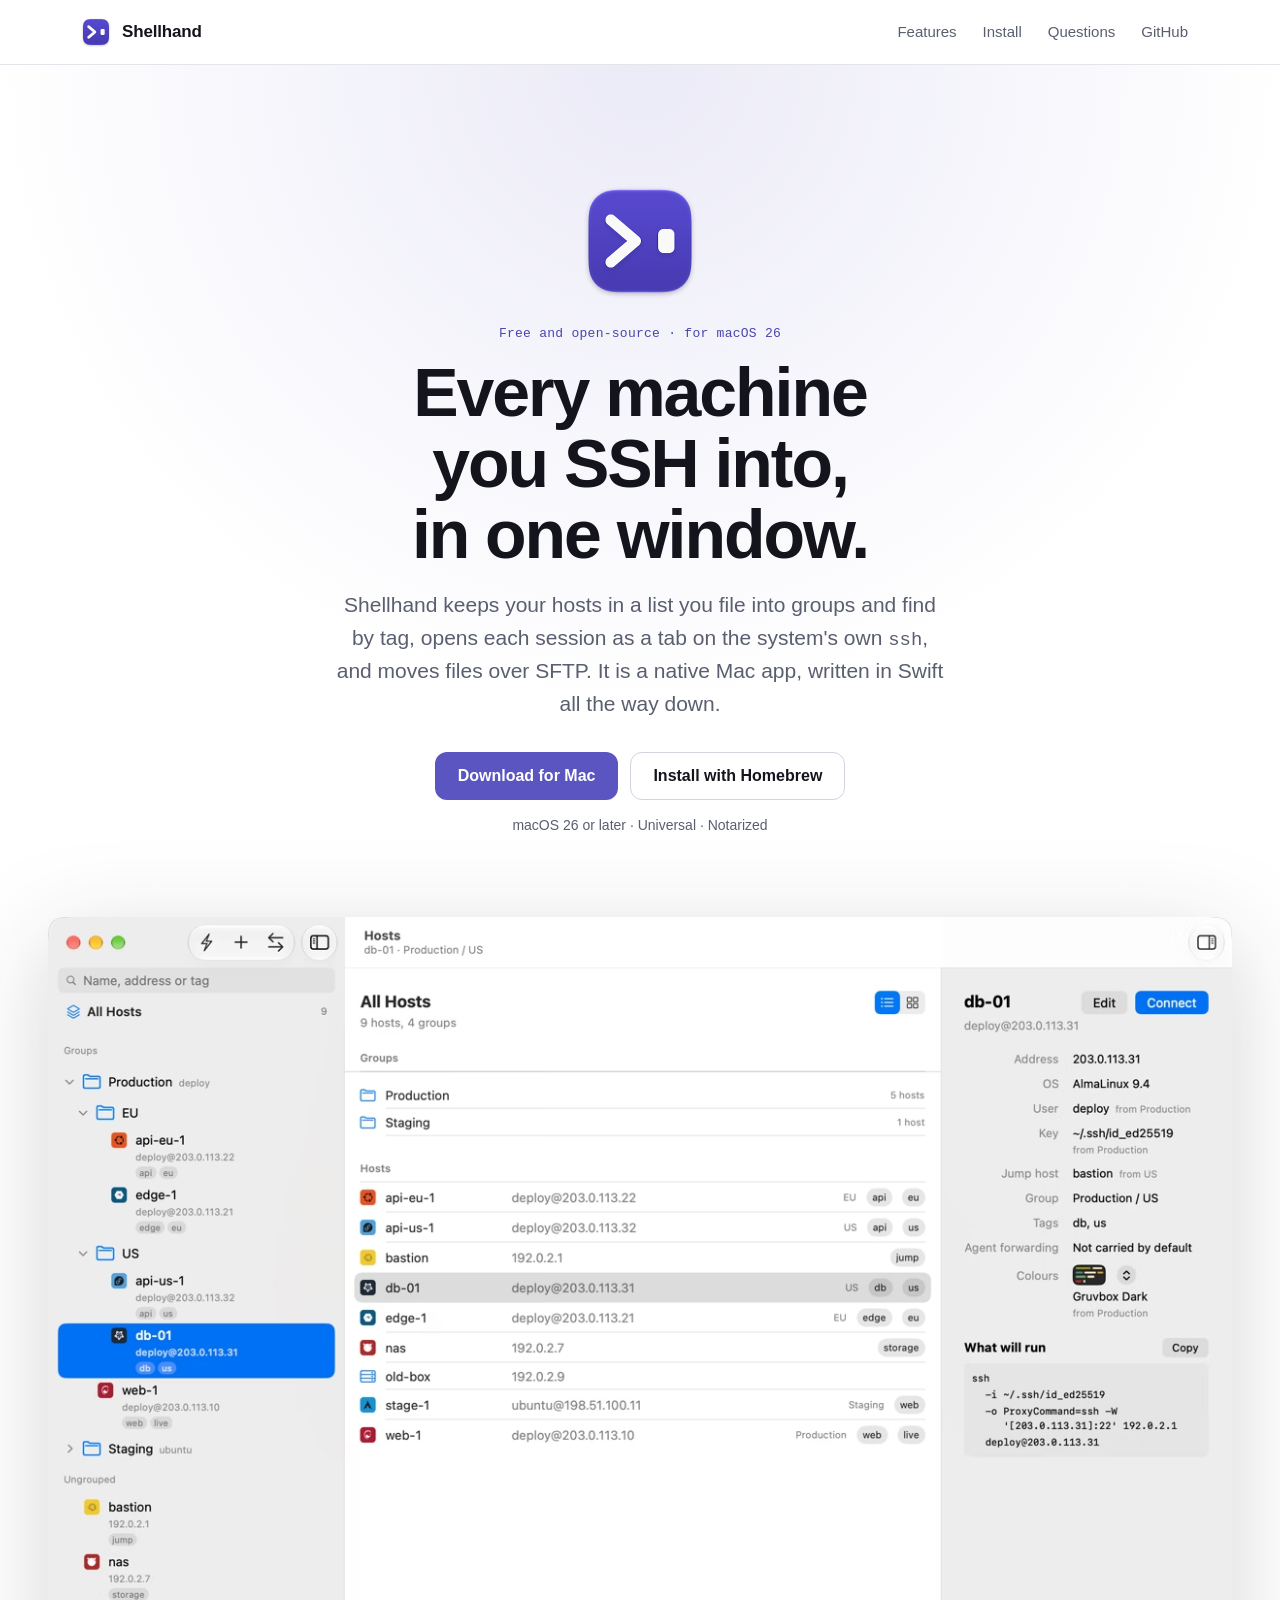
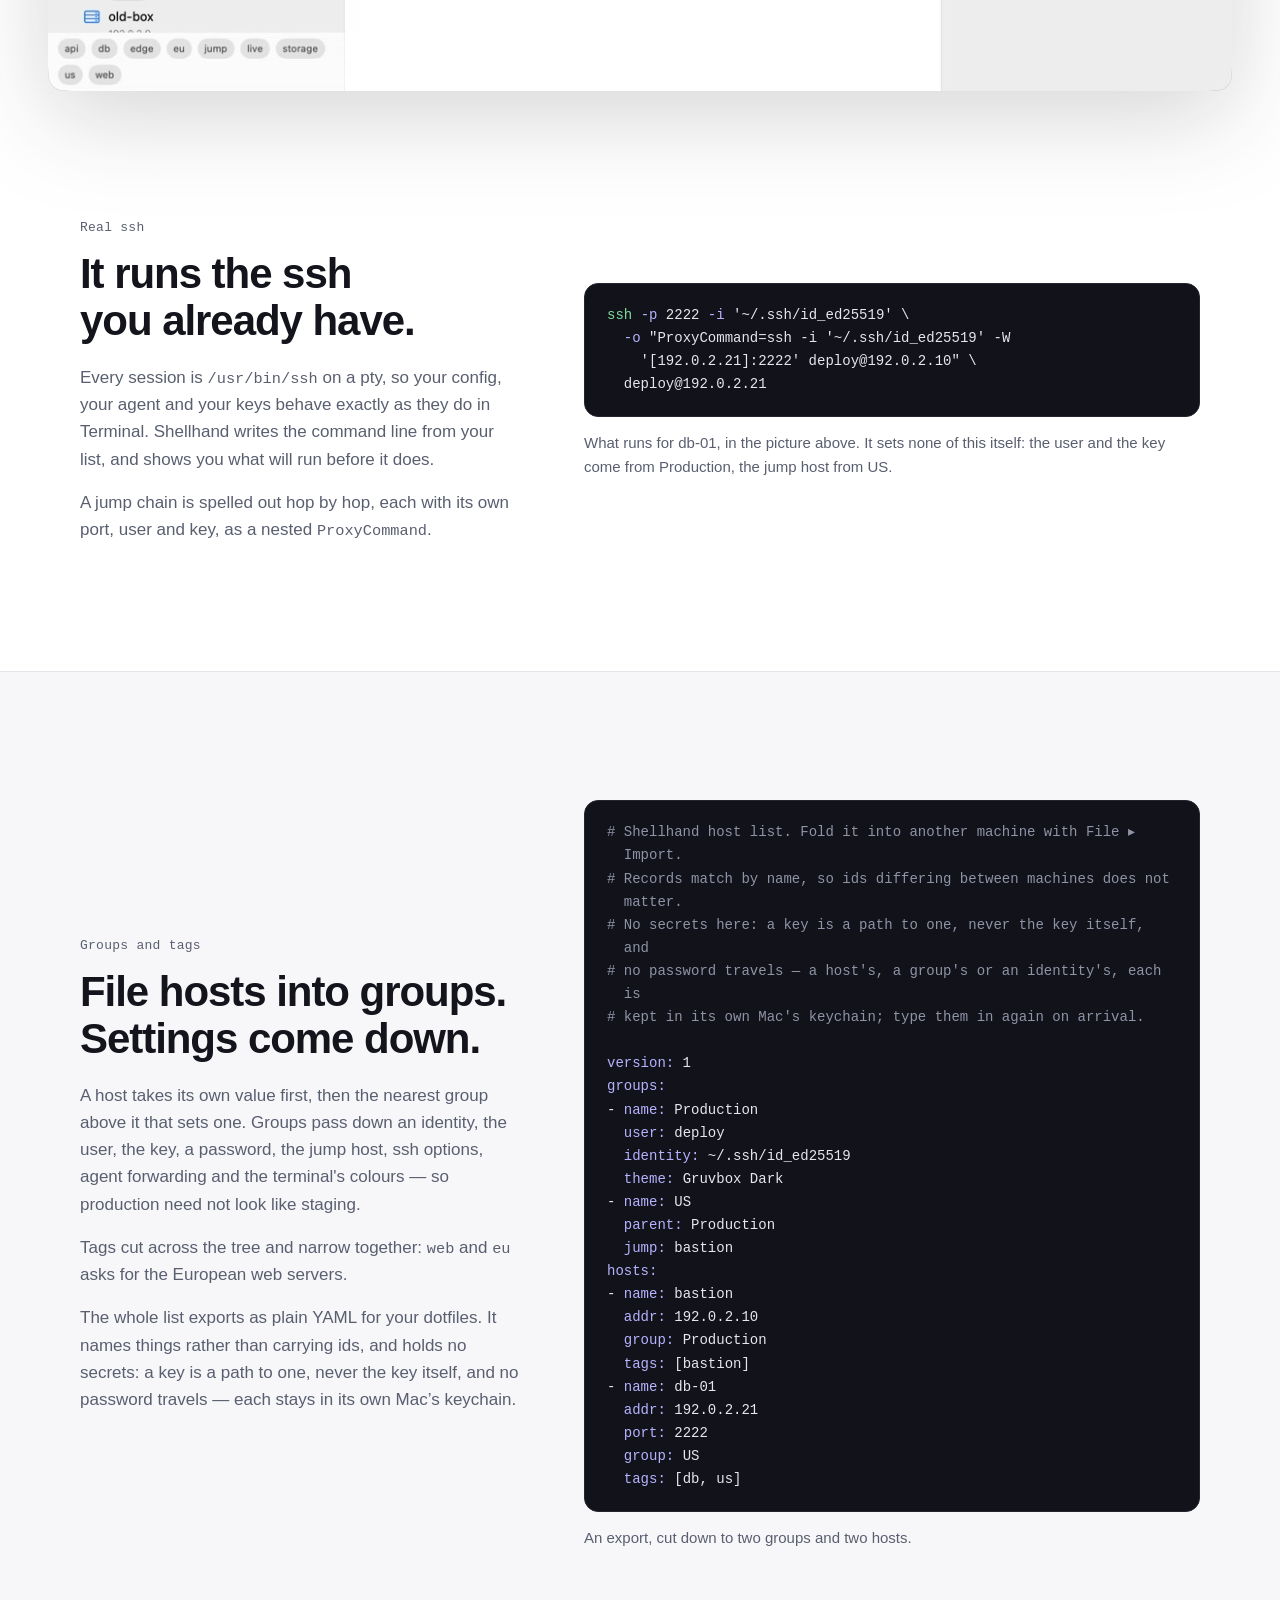
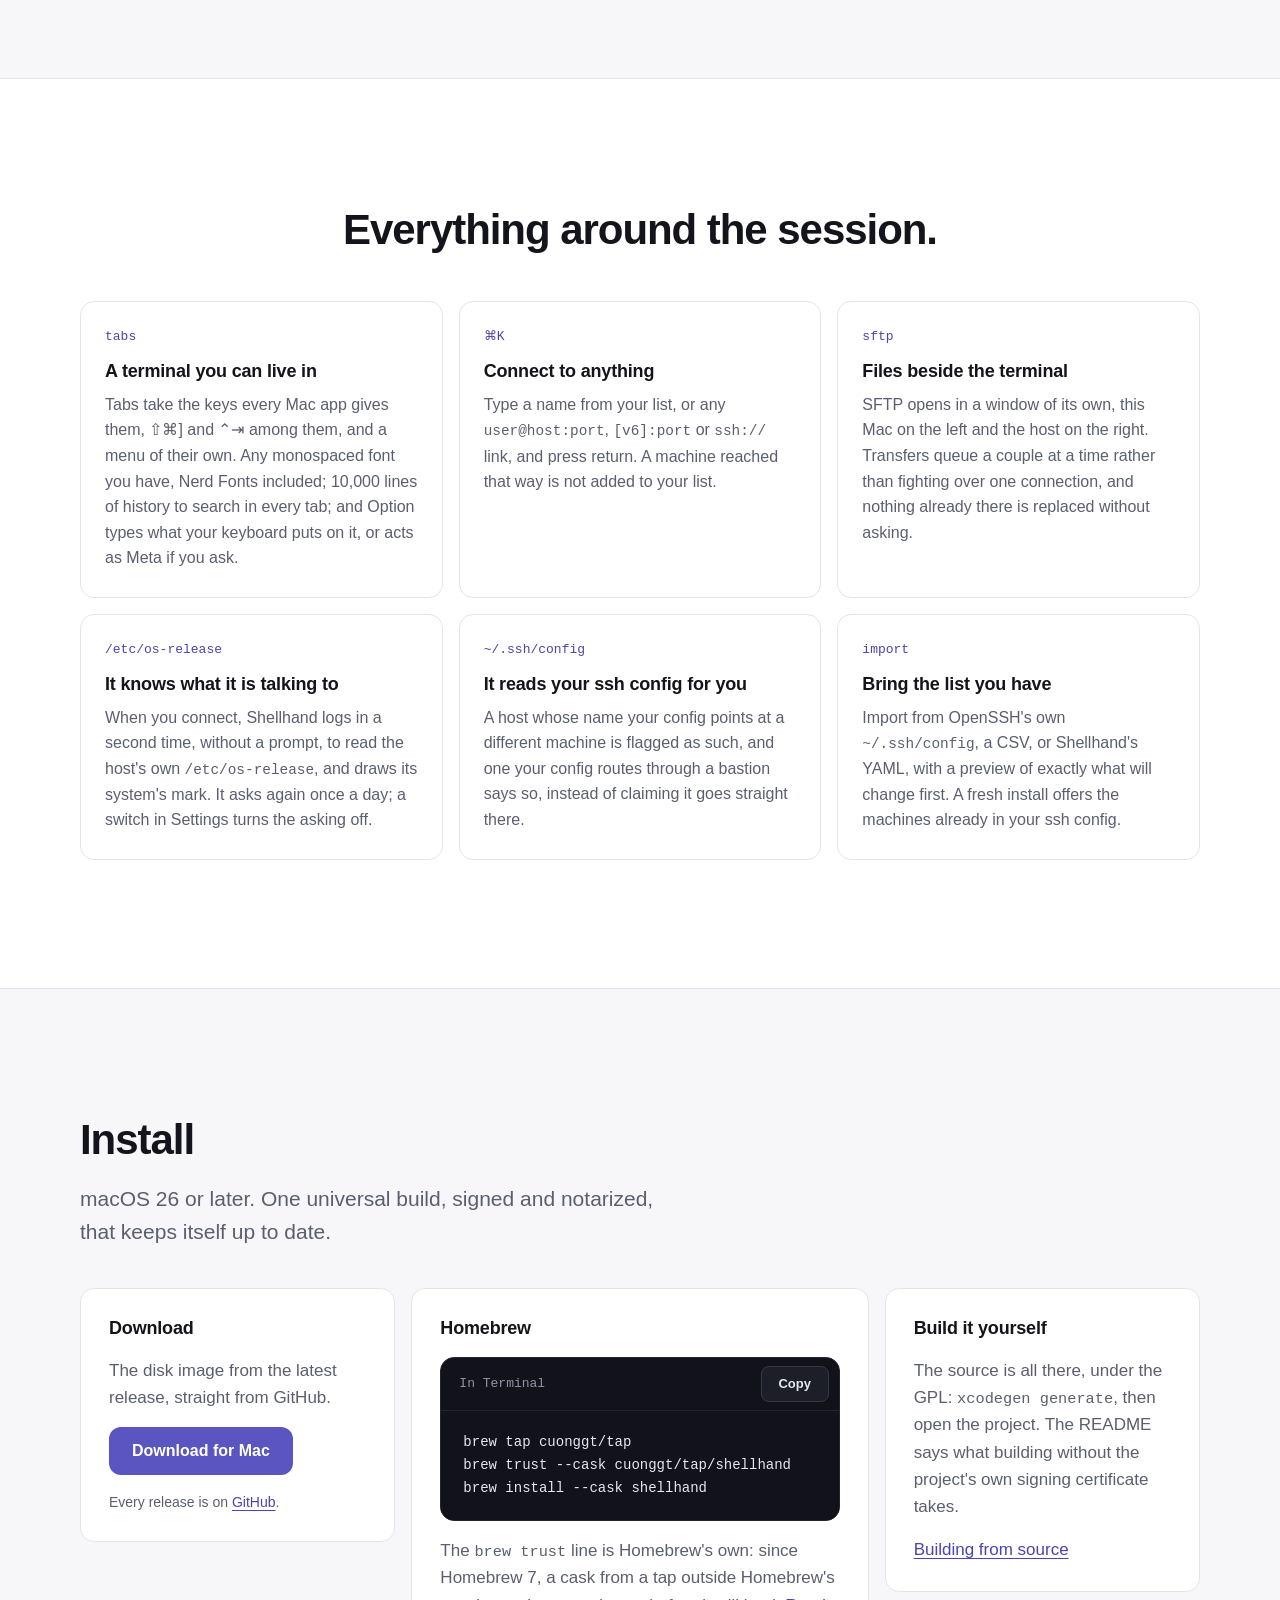
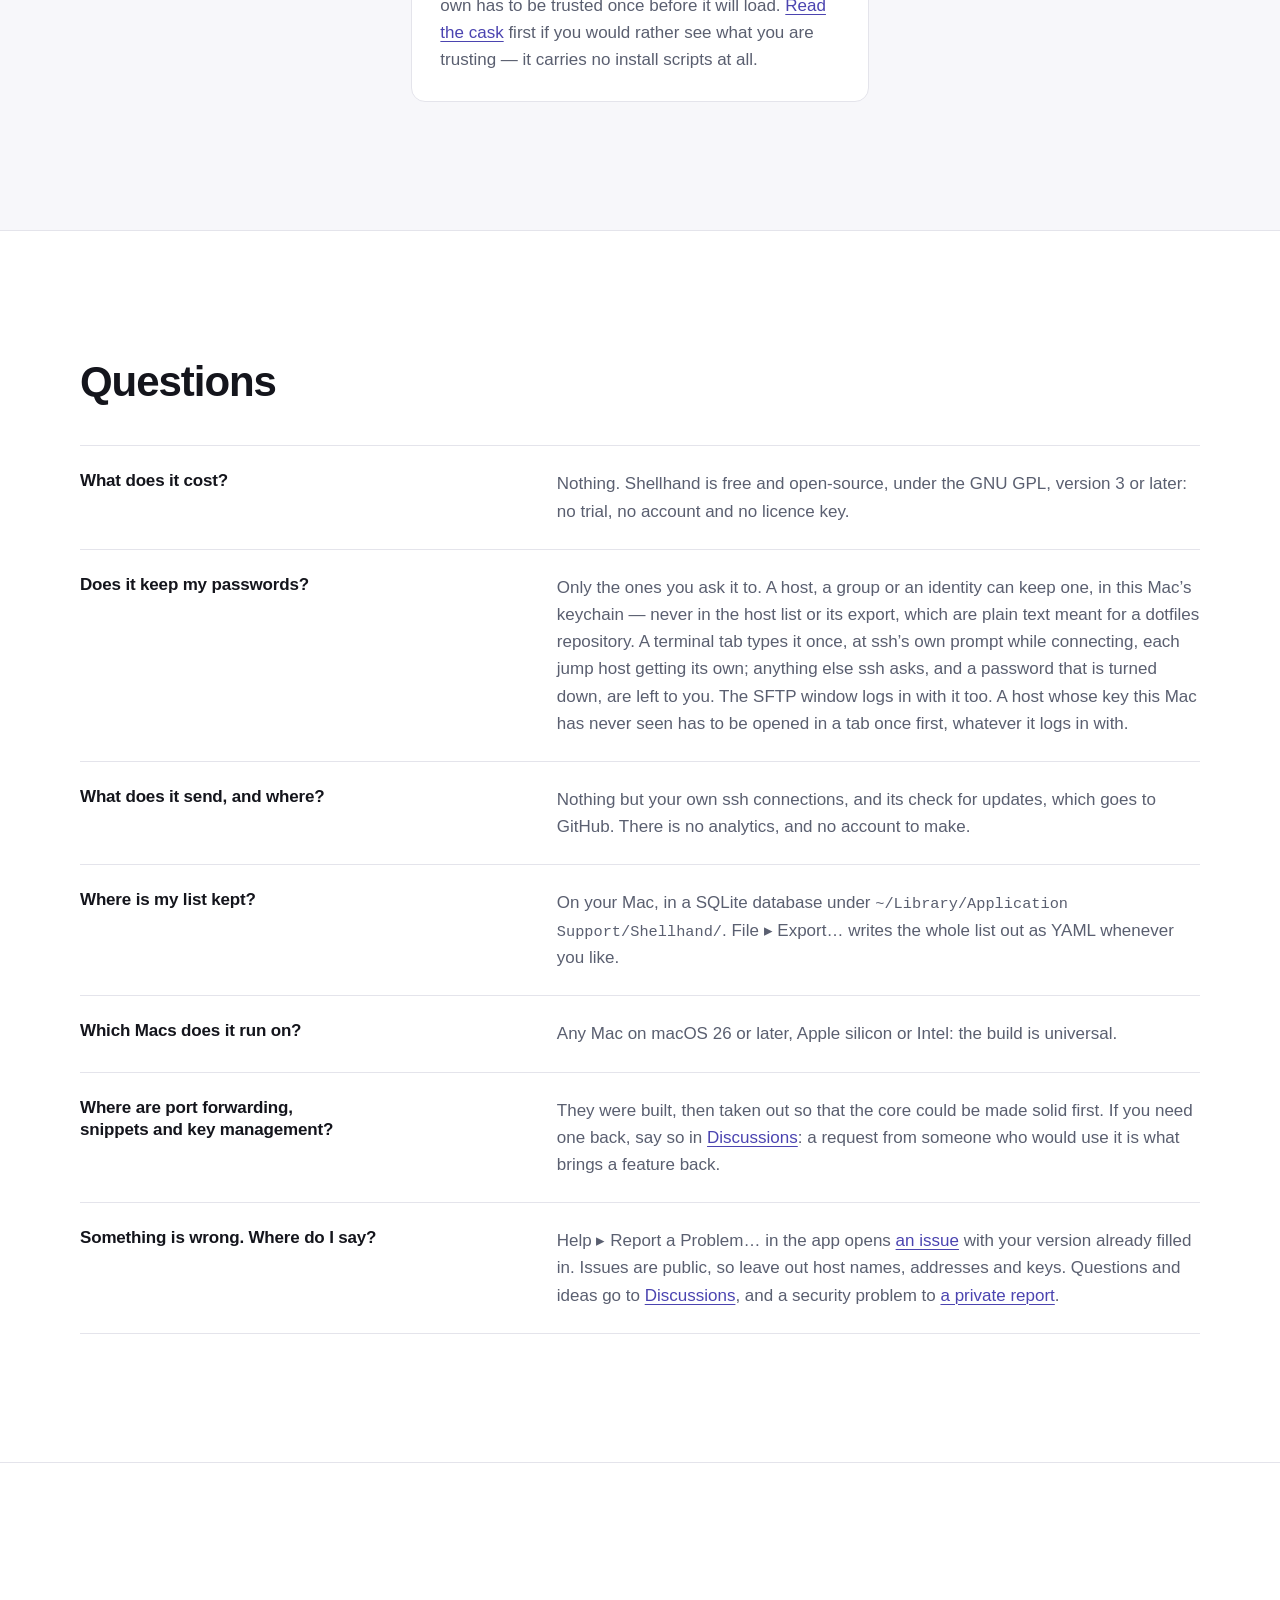
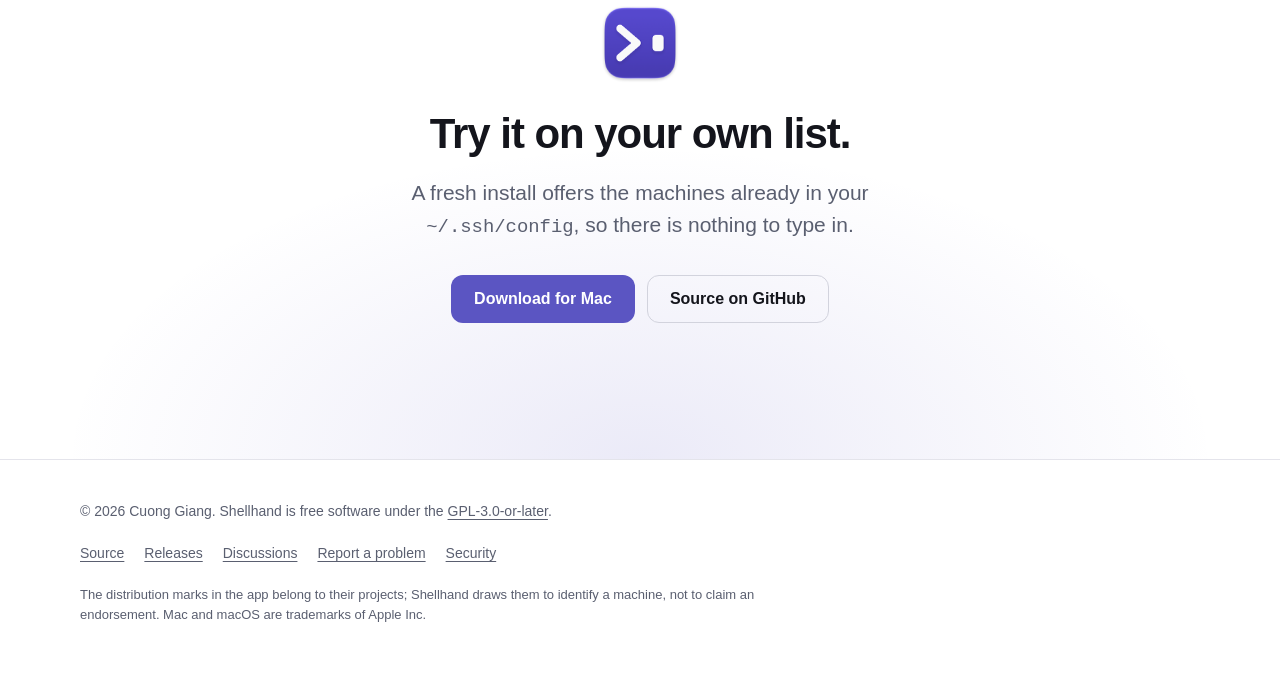
<file: site/index.html>
<!doctype html>
<html lang="en-GB">
<head>
<meta charset="utf-8">
<meta name="viewport" content="width=device-width, initial-scale=1">
<title>Shellhand — a native SSH client for macOS</title>
<meta name="description" content="Shellhand keeps your machines in a list you file into groups and find by tag, opens each session as a tab on the system's own ssh, and moves files over SFTP. Free and open-source, for macOS 26.">
<link rel="canonical" href="https://shellhand.com/">
<meta name="color-scheme" content="dark light">
<meta name="theme-color" content="#0B0C12" media="(prefers-color-scheme: dark)">
<meta name="theme-color" content="#FFFFFF" media="(prefers-color-scheme: light)">
<link rel="icon" type="image/png" sizes="32x32" href="images/favicon-32.png">
<link rel="icon" type="image/png" sizes="64x64" href="images/icon-64.png">
<link rel="stylesheet" href="styles.css">
<script src="main.js" defer></script>

<meta property="og:type" content="website">
<meta property="og:site_name" content="Shellhand">
<meta property="og:title" content="Shellhand — a native SSH client for macOS">
<meta property="og:description" content="The host list, tabs on real ssh, and files over SFTP, in one window. Free and open-source.">
<meta property="og:url" content="https://shellhand.com/">
<meta property="og:image" content="https://shellhand.com/images/og.png">
<meta property="og:image:width" content="1200">
<meta property="og:image:height" content="630">
<meta property="og:image:alt" content="The Shellhand window: groups of hosts in the sidebar, the host list, and the inspector with the ssh command it will run.">
<meta name="twitter:card" content="summary_large_image">
<script type="application/ld+json">
{
  "@context": "https://schema.org",
  "@type": "SoftwareApplication",
  "name": "Shellhand",
  "description": "A native SSH client for macOS: the host list, tabs on real ssh, and files over SFTP, in a window.",
  "url": "https://shellhand.com/",
  "operatingSystem": "macOS 26 or later",
  "applicationCategory": "DeveloperApplication",
  "downloadUrl": "https://github.com/cuonggt/shellhand/releases/latest",
  "license": "https://www.gnu.org/licenses/gpl-3.0.html",
  "offers": { "@type": "Offer", "price": "0", "priceCurrency": "USD" }
}
</script>
</head>
<body>
<a class="skip" href="#main">Skip to content</a>

<header class="site-header">
  <div class="wrap header-row">
    <a class="brand" href="./">
      <img src="images/icon-64.png" width="32" height="32" alt="">
      <span>Shellhand</span>
    </a>
    <nav aria-label="Main">
      <ul>
        <li class="wide"><a href="#features">Features</a></li>
        <li><a href="#install">Install</a></li>
        <li class="wide"><a href="#questions">Questions</a></li>
        <li><a href="https://github.com/cuonggt/shellhand">GitHub</a></li>
      </ul>
    </nav>
  </div>
</header>

<main id="main">
  <section class="hero" aria-labelledby="hero-title">
    <div class="wrap center">
      <img class="hero-icon" src="images/icon-256.png" width="128" height="128" alt="">
      <p class="eyebrow">Free and open-source · for macOS 26</p>
      <h1 id="hero-title">Every machine you SSH into, in one window.</h1>
      <p class="lead">Shellhand keeps your hosts in a list you file into groups and find by tag, opens each session as a tab on the system's own <code>ssh</code>, and moves files over SFTP. It is a native Mac app, written in Swift all the way down.</p>
      <div class="actions">
        <a class="button primary" href="https://github.com/cuonggt/shellhand/releases/latest" data-download>Download for Mac</a>
        <a class="button secondary" href="#install">Install with Homebrew</a>
      </div>
      <p class="meta"><span data-version></span>macOS 26 or later · Universal · Notarized</p>
    </div>
    <figure class="shot">
      <picture>
        <source type="image/avif"
                srcset="images/screenshot-1220.avif 1220w, images/screenshot-2440.avif 2440w"
                sizes="(min-width: 1296px) 1200px, calc(100vw - 40px)">
        <img src="images/screenshot-1220.png" width="1220" height="798" fetchpriority="high"
             alt="The host list: groups in the sidebar, every host drawn with its system's mark, and the inspector on the host selected — the user, key and jump host it inherits from the groups above it, its palette, and the exact ssh command it will run.">
      </picture>
    </figure>
  </section>

  <section class="section" id="features" aria-labelledby="ssh-title">
    <div class="wrap split">
      <div class="copy">
        <p class="eyebrow">Real ssh</p>
        <h2 id="ssh-title">It runs the ssh you already have.</h2>
        <p>Every session is <code>/usr/bin/ssh</code> on a pty, so your config, your agent and your keys behave exactly as they do in Terminal. Shellhand writes the command line from your list, and shows you what will run before it does.</p>
        <p>A jump chain is spelled out hop by hop, each with its own port, user and key, as a nested <code>ProxyCommand</code>.</p>
      </div>
      <figure class="code">
        <pre class="wrapping" tabindex="0" aria-label="The ssh command for db-01"><code><span class="line"><span class="c-ok">ssh</span> <span class="c-key">-p</span> 2222 <span class="c-key">-i</span> '~/.ssh/id_ed25519' \</span><span class="line">  <span class="c-key">-o</span> "ProxyCommand=ssh -i '~/.ssh/id_ed25519' -W '[192.0.2.21]:2222' deploy@192.0.2.10" \</span><span class="line">  deploy@192.0.2.21</span></code></pre>
        <figcaption>What runs for db-01, in the picture above. It sets none of this itself: the user and the key come from Production, the jump host from US.</figcaption>
      </figure>
    </div>
  </section>

  <section class="section alt" aria-labelledby="groups-title">
    <div class="wrap split">
      <div class="copy">
        <p class="eyebrow">Groups and tags</p>
        <h2 id="groups-title">File hosts into groups. Settings come down.</h2>
        <p>A host takes its own value first, then the nearest group above it that sets one. Groups pass down an identity, the user, the key, a password, the jump host, ssh options, agent forwarding and the terminal's colours — so production need not look like staging.</p>
        <p>Tags cut across the tree and narrow together: <code>web</code> and <code>eu</code> asks for the European web servers.</p>
        <p>The whole list exports as plain YAML for your dotfiles. It names things rather than carrying ids, and holds no secrets: a key is a path to one, never the key itself, and no password travels — each stays in its own Mac&rsquo;s keychain.</p>
      </div>
      <figure class="code">
        <pre class="wrapping" tabindex="0" aria-label="An exported host list"><code><span class="line note c-dim"># Shellhand host list. Fold it into another machine with File ▸ Import.</span><span class="line note c-dim"># Records match by name, so ids differing between machines does not matter.</span><span class="line note c-dim"># No secrets here: a key is a path to one, never the key itself, and</span><span class="line note c-dim"># no password travels — a host's, a group's or an identity's, each is</span><span class="line note c-dim"># kept in its own Mac's keychain; type them in again on arrival.</span>
<span class="c-key">version:</span> 1
<span class="c-key">groups:</span>
- <span class="c-key">name:</span> Production
  <span class="c-key">user:</span> deploy
  <span class="c-key">identity:</span> ~/.ssh/id_ed25519
  <span class="c-key">theme:</span> Gruvbox Dark
- <span class="c-key">name:</span> US
  <span class="c-key">parent:</span> Production
  <span class="c-key">jump:</span> bastion
<span class="c-key">hosts:</span>
- <span class="c-key">name:</span> bastion
  <span class="c-key">addr:</span> 192.0.2.10
  <span class="c-key">group:</span> Production
  <span class="c-key">tags:</span> [bastion]
- <span class="c-key">name:</span> db-01
  <span class="c-key">addr:</span> 192.0.2.21
  <span class="c-key">port:</span> 2222
  <span class="c-key">group:</span> US
  <span class="c-key">tags:</span> [db, us]</code></pre>
        <figcaption>An export, cut down to two groups and two hosts.</figcaption>
      </figure>
    </div>
  </section>

  <section class="section" aria-labelledby="more-title">
    <div class="wrap">
      <h2 id="more-title" class="center">Everything around the session.</h2>
      <ul class="grid">
        <li class="card">
          <p class="tag">tabs</p>
          <h3>A terminal you can live in</h3>
          <p>Tabs take the keys every Mac app gives them, ⇧⌘] and ⌃⇥ among them, and a menu of their own. Any monospaced font you have, Nerd Fonts included; 10,000 lines of history to search in every tab; and Option types what your keyboard puts on it, or acts as Meta if you ask.</p>
        </li>
        <li class="card">
          <p class="tag">⌘K</p>
          <h3>Connect to anything</h3>
          <p>Type a name from your list, or any <code>user@host:port</code>, <code>[v6]:port</code> or <code>ssh://</code> link, and press return. A machine reached that way is not added to your list.</p>
        </li>
        <li class="card">
          <p class="tag">sftp</p>
          <h3>Files beside the terminal</h3>
          <p>SFTP opens in a window of its own, this Mac on the left and the host on the right. Transfers queue a couple at a time rather than fighting over one connection, and nothing already there is replaced without asking.</p>
        </li>
        <li class="card">
          <p class="tag">/etc/os-release</p>
          <h3>It knows what it is talking to</h3>
          <p>When you connect, Shellhand logs in a second time, without a prompt, to read the host's own <code>/etc/os-release</code>, and draws its system's mark. It asks again once a day; a switch in Settings turns the asking off.</p>
        </li>
        <li class="card">
          <p class="tag">~/.ssh/config</p>
          <h3>It reads your ssh config for you</h3>
          <p>A host whose name your config points at a different machine is flagged as such, and one your config routes through a bastion says so, instead of claiming it goes straight there.</p>
        </li>
        <li class="card">
          <p class="tag">import</p>
          <h3>Bring the list you have</h3>
          <p>Import from OpenSSH's own <code>~/.ssh/config</code>, a CSV, or Shellhand's YAML, with a preview of exactly what will change first. A fresh install offers the machines already in your ssh config.</p>
        </li>
      </ul>
    </div>
  </section>

  <section class="section alt" id="install" aria-labelledby="install-title">
    <div class="wrap">
      <h2 id="install-title">Install</h2>
      <p class="lead left">macOS 26 or later. One universal build, signed and notarized, that keeps itself up to date.</p>
      <div class="install-grid">
        <div class="panel">
          <h3>Download</h3>
          <p>The disk image from the latest release, straight from GitHub.</p>
          <a class="button primary" href="https://github.com/cuonggt/shellhand/releases/latest" data-download>Download for Mac</a>
          <p class="meta"><span data-version></span>Every release is on <a href="https://github.com/cuonggt/shellhand/releases">GitHub</a>.</p>
        </div>
        <div class="panel">
          <h3>Homebrew</h3>
          <div class="terminal">
            <div class="terminal-bar">
              <span>In Terminal</span>
              <button class="copy-button" type="button" data-copy="brew" hidden>Copy</button>
            </div>
            <pre tabindex="0" aria-label="The Homebrew commands"><code id="brew">brew tap cuonggt/tap
brew trust --cask cuonggt/tap/shellhand
brew install --cask shellhand</code></pre>
          </div>
          <p>The <code>brew trust</code> line is Homebrew's own: since Homebrew 7, a cask from a tap outside Homebrew's own has to be trusted once before it will load. <a href="https://github.com/cuonggt/homebrew-tap/blob/master/Casks/shellhand.rb">Read the cask</a> first if you would rather see what you are trusting — it carries no install scripts at all.</p>
        </div>
        <div class="panel">
          <h3>Build it yourself</h3>
          <p>The source is all there, under the GPL: <code>xcodegen generate</code>, then open the project. The README says what building without the project's own signing certificate takes.</p>
          <p><a href="https://github.com/cuonggt/shellhand#building">Building from source</a></p>
        </div>
      </div>
      <p class="visually-hidden" id="copy-status" role="status"></p>
    </div>
  </section>

  <section class="section" id="questions" aria-labelledby="questions-title">
    <div class="wrap">
      <h2 id="questions-title">Questions</h2>
      <div class="faq">
        <div class="qa">
          <h3>What does it cost?</h3>
          <p>Nothing. Shellhand is free and open-source, under the GNU GPL, version 3 or later: no trial, no account and no licence key.</p>
        </div>
        <div class="qa">
          <h3>Does it keep my passwords?</h3>
          <p>Only the ones you ask it to. A host, a group or an identity can keep one, in this Mac&rsquo;s keychain &mdash; never in the host list or its export, which are plain text meant for a dotfiles repository. A terminal tab types it once, at ssh&rsquo;s own prompt while connecting, each jump host getting its own; anything else ssh asks, and a password that is turned down, are left to you. The SFTP window logs in with it too. A host whose key this Mac has never seen has to be opened in a tab once first, whatever it logs in with.</p>
        </div>
        <div class="qa">
          <h3>What does it send, and where?</h3>
          <p>Nothing but your own ssh connections, and its check for updates, which goes to GitHub. There is no analytics, and no account to make.</p>
        </div>
        <div class="qa">
          <h3>Where is my list kept?</h3>
          <p>On your Mac, in a SQLite database under <code>~/Library/Application Support/Shellhand/</code>. File ▸ Export… writes the whole list out as YAML whenever you like.</p>
        </div>
        <div class="qa">
          <h3>Which Macs does it run on?</h3>
          <p>Any Mac on macOS 26 or later, Apple silicon or Intel: the build is universal.</p>
        </div>
        <div class="qa">
          <h3>Where are port forwarding, snippets and key management?</h3>
          <p>They were built, then taken out so that the core could be made solid first. If you need one back, say so in <a href="https://github.com/cuonggt/shellhand/discussions">Discussions</a>: a request from someone who would use it is what brings a feature back.</p>
        </div>
        <div class="qa">
          <h3>Something is wrong. Where do I say?</h3>
          <p>Help ▸ Report a Problem… in the app opens <a href="https://github.com/cuonggt/shellhand/issues/new/choose">an issue</a> with your version already filled in. Issues are public, so leave out host names, addresses and keys. Questions and ideas go to <a href="https://github.com/cuonggt/shellhand/discussions">Discussions</a>, and a security problem to <a href="https://github.com/cuonggt/shellhand/security/advisories/new">a private report</a>.</p>
        </div>
      </div>
    </div>
  </section>

  <section class="cta" aria-labelledby="cta-title">
    <div class="wrap center">
      <img src="images/icon-256.png" width="88" height="88" alt="" loading="lazy">
      <h2 id="cta-title">Try it on your own list.</h2>
      <p class="lead">A fresh install offers the machines already in your <code>~/.ssh/config</code>, so there is nothing to type in.</p>
      <div class="actions">
        <a class="button primary" href="https://github.com/cuonggt/shellhand/releases/latest" data-download>Download for Mac</a>
        <a class="button secondary" href="https://github.com/cuonggt/shellhand">Source on GitHub</a>
      </div>
    </div>
  </section>
</main>

<footer class="site-footer">
  <div class="wrap footer-grid">
    <p>© 2026 Cuong Giang. Shellhand is free software under the <a href="https://github.com/cuonggt/shellhand/blob/main/LICENSE">GPL-3.0-or-later</a>.</p>
    <ul class="footer-links">
      <li><a href="https://github.com/cuonggt/shellhand">Source</a></li>
      <li><a href="https://github.com/cuonggt/shellhand/releases">Releases</a></li>
      <li><a href="https://github.com/cuonggt/shellhand/discussions">Discussions</a></li>
      <li><a href="https://github.com/cuonggt/shellhand/issues/new/choose">Report a problem</a></li>
      <li><a href="https://github.com/cuonggt/shellhand/security/policy">Security</a></li>
    </ul>
    <p class="fine">The distribution marks in the app belong to their projects; Shellhand draws them to identify a machine, not to claim an endorsement. Mac and macOS are trademarks of Apple Inc.</p>
  </div>
</footer>
</body>
</html>
</file>
<file: site/styles.css>
/* shellhand.com. One page, no build step and nothing fetched from anyone
   else: the type is the system's own, which on a Mac is the type the app is
   set in. Dark unless the visitor's system asks for light. The indigo is the
   app icon's, sampled from it as macOS draws it. */

:root {
  color-scheme: dark light;

  --bg: #0B0C12;
  --bg-alt: #0F1018;
  --surface: #151721;
  --border: #242734;
  --text: #F1F2F6;
  --muted: #A0A5B8;
  --accent: #ABA6FF;
  --button: #5B55C2;
  --button-hover: #6962D7;
  --outline: #34384A;
  --glow: rgba(91, 85, 194, 0.24);
  --shot: drop-shadow(0 0 0.5px rgba(255, 255, 255, 0.45)) drop-shadow(0 28px 56px rgba(0, 0, 0, 0.6));

  /* Code stays dark in both themes, the way a terminal does. */
  --code-bg: #12131A;
  --code-border: #23252F;
  --code-text: #E6E7EE;
  --code-dim: #8E93A6;
  --code-key: #B7B2FF;
  --code-ok: #7FD99A;

  --font: -apple-system, BlinkMacSystemFont, "SF Pro Text", "Helvetica Neue", "Segoe UI", Roboto, Arial, sans-serif;
  --display: -apple-system, BlinkMacSystemFont, "SF Pro Display", "Helvetica Neue", "Segoe UI", Roboto, Arial, sans-serif;
  --mono: ui-monospace, "SF Mono", SFMono-Regular, Menlo, Consolas, "Liberation Mono", monospace;

  --radius: 14px;
  --gutter: 20px;
}

@media (prefers-color-scheme: light) {
  :root {
    --bg: #FFFFFF;
    --bg-alt: #F7F7FA;
    --surface: #FFFFFF;
    --border: #E4E4EB;
    --text: #14151C;
    --muted: #5A5F70;
    --accent: #4B44B0;
    --button-hover: #4B44B0;
    --outline: #D2D3DD;
    --glow: rgba(91, 85, 194, 0.12);
    --shot: drop-shadow(0 0 0.5px rgba(20, 21, 28, 0.35)) drop-shadow(0 24px 48px rgba(20, 21, 28, 0.18));
  }
}

@media (min-width: 768px) { :root { --gutter: 32px; } }
@media (min-width: 1024px) { :root { --gutter: 48px; } }

*, *::before, *::after { box-sizing: border-box; }

html { -webkit-text-size-adjust: 100%; text-size-adjust: 100%; }

@media (prefers-reduced-motion: no-preference) {
  html { scroll-behavior: smooth; }
}

body {
  margin: 0;
  background: var(--bg);
  color: var(--text);
  font: 400 1.0625rem/1.6 var(--font);
  -webkit-font-smoothing: antialiased;
  -moz-osx-font-smoothing: grayscale;
}

img { display: block; max-width: 100%; height: auto; }

a {
  color: var(--accent);
  text-decoration-thickness: 1px;
  text-underline-offset: 0.18em;
}
a:hover { text-decoration-thickness: 2px; }

:focus-visible {
  outline: 2px solid var(--accent);
  outline-offset: 3px;
  border-radius: 6px;
}

code { font-family: var(--mono); font-size: 0.9em; }

h1, h2, h3 { margin: 0; text-wrap: balance; }

h1 {
  font-family: var(--display);
  font-size: clamp(2.375rem, 1.4rem + 3.8vw, 4.25rem);
  font-weight: 700;
  line-height: 1.04;
  letter-spacing: -0.03em;
}

h2 {
  font-family: var(--display);
  font-size: clamp(1.75rem, 1.25rem + 1.9vw, 2.625rem);
  font-weight: 700;
  line-height: 1.1;
  letter-spacing: -0.025em;
  margin-bottom: 20px;
}

h3 {
  font-size: 1.125rem;
  font-weight: 600;
  line-height: 1.3;
  letter-spacing: -0.01em;
}

p { margin: 0 0 16px; }
p:last-child { margin-bottom: 0; }

.wrap {
  width: min(100% - 2 * var(--gutter), 1120px);
  margin-inline: auto;
}
.center { text-align: center; }

.visually-hidden {
  position: absolute;
  width: 1px;
  height: 1px;
  overflow: hidden;
  clip-path: inset(50%);
  white-space: nowrap;
}

.skip {
  position: absolute;
  left: 12px;
  top: -64px;
  z-index: 10;
  padding: 10px 16px;
  border-radius: 10px;
  background: var(--button);
  color: #FFFFFF;
  font-weight: 600;
  text-decoration: none;
}
.skip:focus { top: 12px; }

/* The header. */

.site-header { border-bottom: 1px solid var(--border); }

.header-row {
  display: flex;
  align-items: center;
  justify-content: space-between;
  gap: 16px;
  min-height: 64px;
}

.brand {
  display: inline-flex;
  align-items: center;
  gap: 10px;
  min-height: 44px;
  color: var(--text);
  font-weight: 600;
  letter-spacing: -0.01em;
  text-decoration: none;
}

.site-header ul {
  display: flex;
  gap: 2px;
  margin: 0;
  padding: 0;
  list-style: none;
}

.site-header nav a {
  display: inline-flex;
  align-items: center;
  min-height: 44px;
  padding: 0 12px;
  border-radius: 8px;
  color: var(--muted);
  font-size: 0.9375rem;
  text-decoration: none;
  transition: color 0.2s;
}
.site-header nav a:hover { color: var(--text); }

@media (max-width: 599px) {
  .site-header .wide { display: none; }
}

/* The opening: what it is, the button, and the window. */

.hero {
  padding-top: clamp(56px, 9vw, 112px);
  background: radial-gradient(70% 55% at 50% 0%, var(--glow), transparent 72%);
}

.hero-icon {
  width: 112px;
  height: 112px;
  margin: 0 auto 20px;
}
@media (min-width: 768px) {
  .hero-icon { width: 128px; height: 128px; }
}

.eyebrow {
  margin: 0 0 14px;
  color: var(--accent);
  font: 500 0.8125rem/1.4 var(--mono);
  letter-spacing: 0.02em;
}

.hero h1 { max-width: 15ch; margin-inline: auto; }

.lead {
  max-width: 38rem;
  margin: 20px auto 0;
  color: var(--muted);
  font-size: clamp(1.125rem, 1rem + 0.45vw, 1.3125rem);
  line-height: 1.55;
  text-wrap: pretty;
}
.lead.left { margin-inline: 0; }

.actions {
  display: flex;
  flex-wrap: wrap;
  justify-content: center;
  gap: 12px;
  margin-top: 32px;
}

.button {
  display: inline-flex;
  align-items: center;
  justify-content: center;
  min-height: 48px;
  padding: 0 22px;
  border: 1px solid transparent;
  border-radius: 12px;
  font-size: 1rem;
  font-weight: 600;
  text-decoration: none;
  cursor: pointer;
  transition: background-color 0.2s, border-color 0.2s;
}
.button.primary { background: var(--button); color: #FFFFFF; }
.button.primary:hover { background: var(--button-hover); }
.button.secondary { border-color: var(--outline); color: var(--text); }
.button.secondary:hover { border-color: var(--muted); }

.meta {
  margin: 14px 0 0;
  color: var(--muted);
  font-size: 0.875rem;
}

.shot {
  width: min(100% - 2 * var(--gutter), 1200px);
  margin: clamp(48px, 7vw, 80px) auto 0;
}
.shot img { width: 100%; filter: var(--shot); }

/* The sections. */

.section { padding-block: clamp(72px, 10vw, 128px); }
.section.alt {
  background: var(--bg-alt);
  border-block: 1px solid var(--border);
}

.split {
  display: grid;
  gap: 40px;
  align-items: center;
}
@media (min-width: 960px) {
  .split { grid-template-columns: 5fr 7fr; gap: 64px; }
}

.copy p { color: var(--muted); }

.code { margin: 0; min-width: 0; }

.code pre, .terminal pre {
  margin: 0;
  overflow-x: auto;
  padding: 20px 22px;
  border: 1px solid var(--code-border);
  border-radius: var(--radius);
  background: var(--code-bg);
  color: var(--code-text);
  font: 400 0.875rem/1.65 var(--mono);
  tab-size: 2;
}
.code pre code, .terminal pre code { font-size: inherit; }

/* A command too long for the column wraps rather than scrolls, each line
   hanging under its first word, so the whole of it can be read at once. */
.code pre.wrapping { white-space: pre-wrap; overflow-wrap: anywhere; }
.code pre.wrapping .line {
  display: block;
  padding-left: 4ch;
  text-indent: -4ch;
}
.code pre.wrapping .line.note { padding-left: 2ch; text-indent: -2ch; }

.code figcaption {
  margin-top: 14px;
  color: var(--muted);
  font-size: 0.9375rem;
}

.c-dim { color: var(--code-dim); }
.c-key { color: var(--code-key); }
.c-ok { color: var(--code-ok); }

.grid {
  display: grid;
  grid-template-columns: 1fr;
  gap: 16px;
  margin: 48px 0 0;
  padding: 0;
  list-style: none;
}
@media (min-width: 640px) { .grid { grid-template-columns: repeat(2, 1fr); } }
@media (min-width: 1024px) { .grid { grid-template-columns: repeat(3, 1fr); } }

.card {
  padding: 26px 24px;
  border: 1px solid var(--border);
  border-radius: var(--radius);
  background: var(--surface);
}
.card .tag {
  margin: 0 0 14px;
  color: var(--accent);
  font: 500 0.8125rem/1.4 var(--mono);
}
.card h3 { margin-bottom: 8px; }
.card p:last-child { color: var(--muted); font-size: 1rem; }

/* Install. */

.install-grid {
  display: grid;
  gap: 16px;
  margin-top: 40px;
}
@media (min-width: 1024px) {
  .install-grid { grid-template-columns: 1fr 1.45fr 1fr; align-items: start; }
}

.panel {
  display: flex;
  flex-direction: column;
  gap: 16px;
  min-width: 0;
  padding: 28px;
  border: 1px solid var(--border);
  border-radius: var(--radius);
  background: var(--surface);
}
.panel p { margin: 0; color: var(--muted); }
.panel .button { align-self: flex-start; }
.panel .meta { margin: 0; }

.terminal {
  overflow: hidden;
  border: 1px solid var(--code-border);
  border-radius: var(--radius);
  background: var(--code-bg);
}
.terminal-bar {
  display: flex;
  align-items: center;
  justify-content: space-between;
  gap: 12px;
  padding: 8px 10px 8px 18px;
  border-bottom: 1px solid var(--code-border);
  color: var(--code-dim);
  font: 500 0.8125rem/1 var(--mono);
}
.terminal pre { border: 0; border-radius: 0; }

.copy-button {
  min-height: 36px;
  min-width: 68px;
  padding: 0 12px;
  border: 1px solid #343747;
  border-radius: 8px;
  background: #1C1E28;
  color: var(--code-text);
  font: 600 0.8125rem/1 var(--font);
  cursor: pointer;
  transition: border-color 0.2s;
}
.copy-button:hover { border-color: var(--code-dim); }

/* A phone gets smaller code and narrower margins around it, so that a
   command's first line fits before it has to wrap. */
@media (max-width: 599px) {
  .code pre, .terminal pre { padding: 16px; font-size: 0.8125rem; }
  .panel { padding: 20px; }
}

/* Questions: each one beside its answer on a wide screen. */

.faq {
  margin-top: 40px;
  border-top: 1px solid var(--border);
}
.qa {
  display: grid;
  gap: 8px;
  padding: 24px 0;
  border-bottom: 1px solid var(--border);
}
@media (min-width: 860px) {
  .qa { grid-template-columns: 2fr 3fr; gap: 48px; }
}
.qa h3 { font-size: 1.0625rem; }
.qa p { color: var(--muted); }

/* The last word, and the footer. */

.cta {
  padding-block: clamp(80px, 11vw, 136px);
  border-top: 1px solid var(--border);
  background: radial-gradient(60% 70% at 50% 100%, var(--glow), transparent 75%);
}
.cta img { margin: 0 auto 24px; }
.cta .lead { margin-top: 12px; }

.site-footer {
  padding-block: 40px 56px;
  border-top: 1px solid var(--border);
  color: var(--muted);
  font-size: 0.875rem;
}
.footer-grid { display: grid; gap: 16px; }
.footer-grid p { margin: 0; }
.site-footer a { color: var(--muted); }
.site-footer a:hover { color: var(--text); }

.footer-links {
  display: flex;
  flex-wrap: wrap;
  gap: 4px 20px;
  margin: 0;
  padding: 0;
  list-style: none;
}
.footer-links a { display: inline-block; padding-block: 4px; }

.fine { font-size: 0.8125rem; max-width: 46rem; }
</file>
